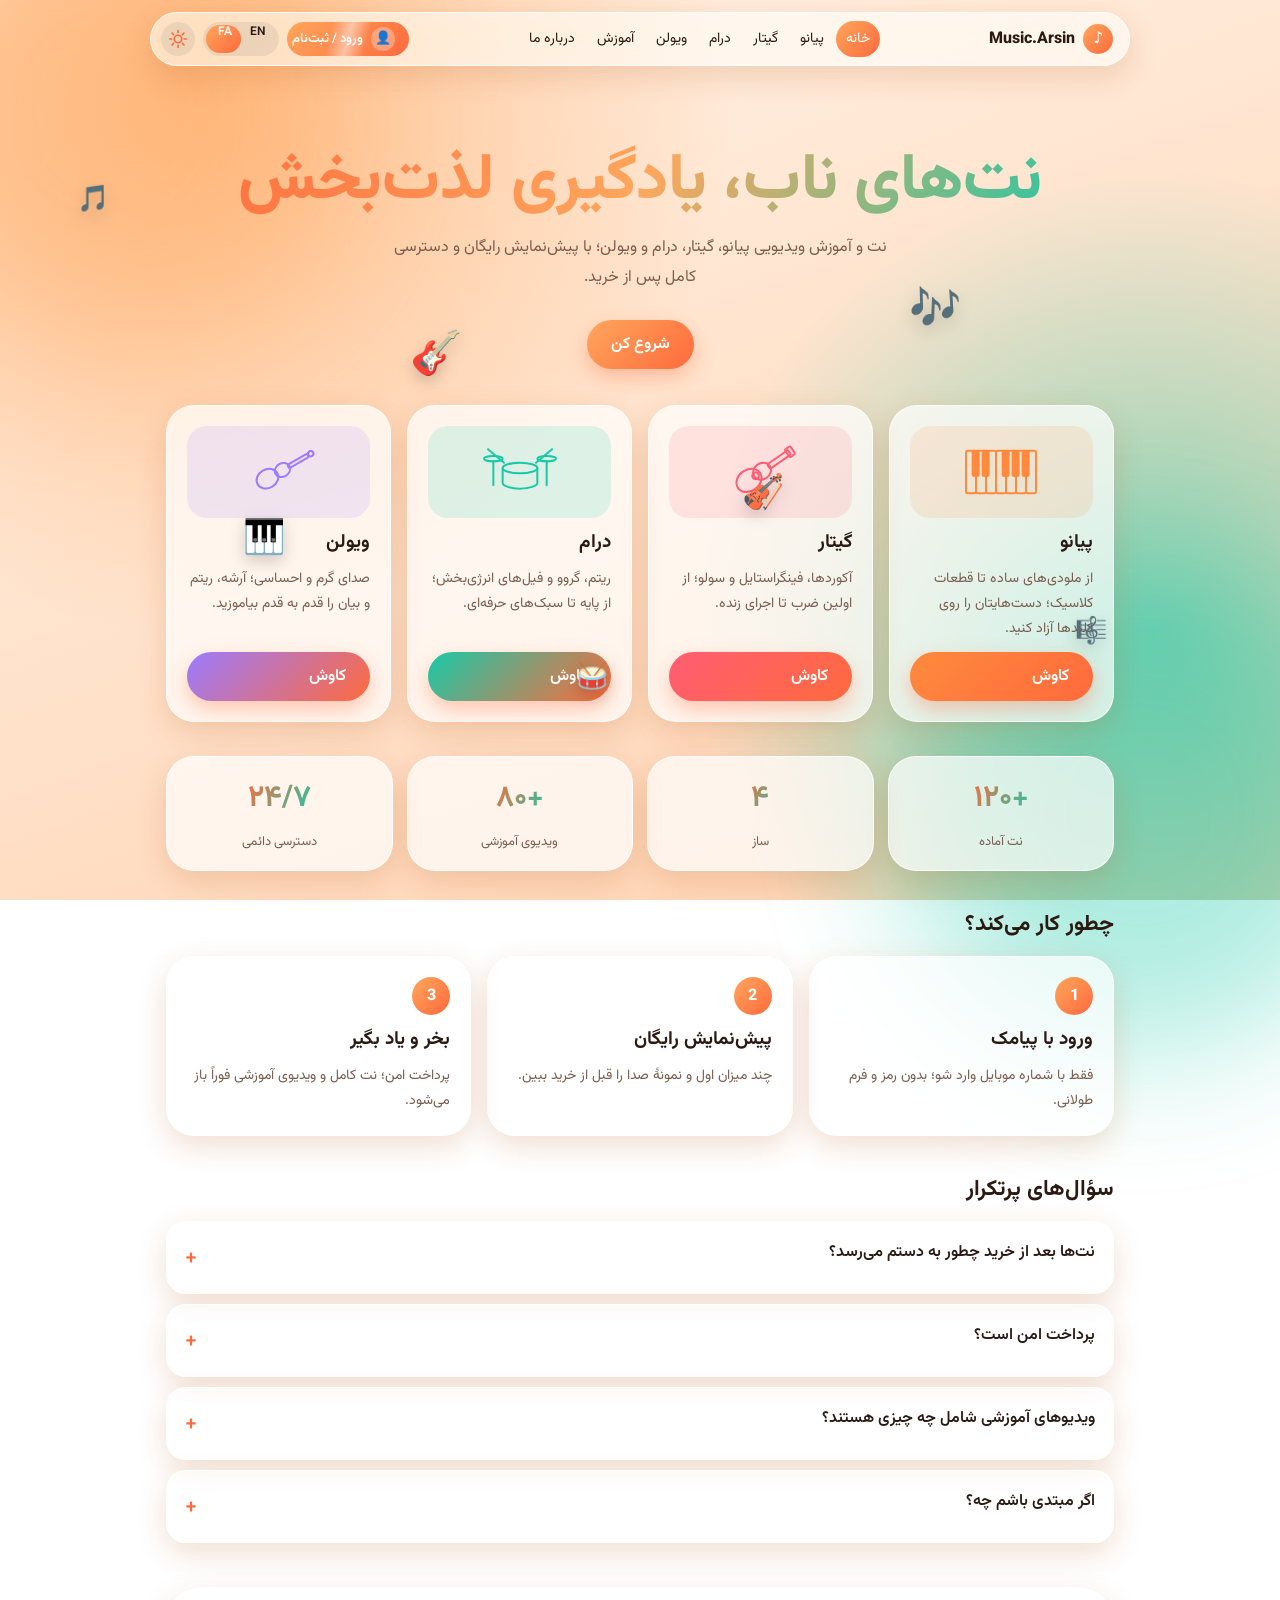
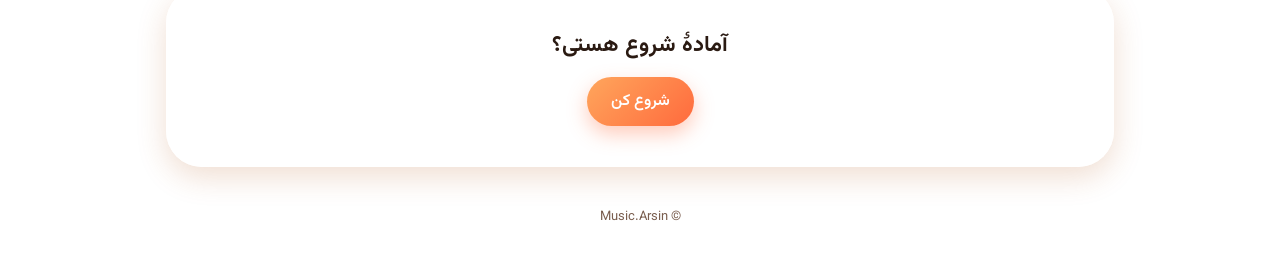
<file: index.html>
<!DOCTYPE html>
<html lang="fa" dir="rtl" data-theme="light">
<head>
<meta charset="utf-8">
<meta name="viewport" content="width=device-width, initial-scale=1, viewport-fit=cover">
<title>Music.Arsin</title>
<link href="https://fonts.googleapis.com/css2?family=Vazirmatn:wght@400;600;800&display=swap" rel="stylesheet">
<style>
:root{box-sizing:border-box;padding-top:env(safe-area-inset-top,0px);padding-bottom:env(safe-area-inset-bottom,0px);--bg1:#fff3e8;--bg2:#ffd2b0;--ink:#2a1a12;--mut:#7a5e4f;--glass:rgba(255,255,255,.58);--bd:rgba(255,255,255,.8);--sh:0 10px 30px rgba(180,90,30,.2);--or1:#ffa65c;--or2:#ff6a3d;--mint:#19c9a8;--card:rgba(255,255,255,.7)}
@media (prefers-color-scheme:dark){:root:not([data-theme="light"]){--bg1:#1a110d;--bg2:#2b1810;--ink:#fff1e6;--mut:#c9a995;--glass:rgba(60,38,28,.55);--bd:rgba(255,200,160,.18);--sh:0 10px 30px rgba(0,0,0,.45);--card:rgba(70,44,32,.6)}}
:root[data-theme="dark"]{--bg1:#1a110d;--bg2:#2b1810;--ink:#fff1e6;--mut:#c9a995;--glass:rgba(60,38,28,.55);--bd:rgba(255,200,160,.18);--sh:0 10px 30px rgba(0,0,0,.45);--card:rgba(70,44,32,.6)}
*,*::before,*::after{box-sizing:inherit}
html{scroll-padding-top:env(safe-area-inset-top,0px)}
body{margin:0;min-height:100vh;color:var(--ink);font-family:"Vazirmatn",system-ui,-apple-system,"Segoe UI",sans-serif;background:radial-gradient(circle at 15% 10%,var(--or1) -20%,transparent 40%),radial-gradient(circle at 90% 70%,var(--mint) -30%,transparent 35%),linear-gradient(160deg,var(--bg1),var(--bg2));background-attachment:fixed;transition:color .4s;overflow-x:hidden}
html[lang="en"] body{font-family:system-ui,-apple-system,"Segoe UI",Roboto,sans-serif}
a{color:inherit;text-decoration:none}
button{font:inherit;color:inherit;cursor:pointer;border:0;background:none}
.glass{background:var(--glass);border:1px solid var(--bd);box-shadow:var(--sh);backdrop-filter:blur(18px) saturate(1.4);-webkit-backdrop-filter:blur(18px) saturate(1.4)}
/* header */
#top{position:fixed;z-index:50;top:calc(env(safe-area-inset-top,0px) + 12px);inset-inline:12px;max-width:980px;margin-inline:auto;display:flex;align-items:center;gap:12px;padding:8px 10px 8px 16px;border-radius:999px;transform-origin:top right;transition:transform .55s cubic-bezier(.7,0,.2,1),opacity .4s}
html[dir="rtl"] #top{transform-origin:top left;padding:8px 16px 8px 10px}
#top.gone{transform:translateY(-10px) scale(.06);opacity:0;pointer-events:none}
.logo{font-weight:800;display:flex;align-items:center;gap:8px;white-space:nowrap}
.logo b{display:grid;place-items:center;width:30px;height:30px;border-radius:50%;background:linear-gradient(135deg,var(--or1),var(--or2));color:#fff;font-size:16px;animation:pulse 3s ease-in-out infinite}
@keyframes pulse{50%{box-shadow:0 0 0 7px rgba(255,106,61,.18)}}
nav{display:flex;gap:2px;margin-inline:auto}
nav a{padding:7px 10px;border-radius:999px;font-size:14px;position:relative;transition:background .25s,transform .25s}
nav a:hover{background:rgba(255,138,61,.16);transform:translateY(-1px)}
nav a.on{background:linear-gradient(135deg,var(--or1),var(--or2));color:#fff}
.ctl{display:flex;align-items:center;gap:8px}
.seg{position:relative;display:grid;grid-template-columns:1fr 1fr;direction:ltr;width:76px;height:34px;border-radius:999px;background:rgba(127,127,127,.15);overflow:hidden}
.seg i{position:relative;z-index:1;display:grid;place-items:center;font-style:normal;font-size:12px;font-weight:600;transition:color .35s}
.seg .th{position:absolute;inset:3px auto 3px 3px;width:calc(50% - 3px);border-radius:999px;background:linear-gradient(135deg,var(--or1),var(--or2));transition:transform .45s cubic-bezier(.5,1.6,.4,1)}
html[lang="en"] .seg .th{transform:translateX(100%)}
.seg i:first-of-type{color:#fff}html[lang="en"] .seg i:first-of-type{color:inherit}
html[lang="en"] .seg i:last-of-type{color:#fff}
.seg:active .th{width:calc(50% + 4px)}
.tg{position:relative;width:34px;height:34px;border-radius:50%;background:rgba(127,127,127,.15);overflow:hidden;transition:transform .3s}
.tg:hover{transform:rotate(18deg)}
.tg svg{position:absolute;inset:7px;width:20px;height:20px;transition:transform .6s cubic-bezier(.5,1.5,.4,1),opacity .35s}
.tg .moon{color:var(--mint);transform:rotate(-90deg) scale(0);opacity:0}
.tg .sun{color:var(--or2)}
:root[data-theme="dark"] .tg .sun{transform:rotate(90deg) scale(0);opacity:0}
:root[data-theme="dark"] .tg .moon{transform:none;opacity:1}
/* corner button */
#fab{position:fixed;z-index:60;top:calc(env(safe-area-inset-top,0px) + 12px);inset-inline-end:12px;transform:scale(0);transition:transform .5s cubic-bezier(.5,1.7,.4,1)}
#fab.show{transform:scale(1)}
#fabBtn{width:48px;height:48px;border-radius:50%;display:grid;place-items:center;font-size:20px;color:#fff;background:linear-gradient(135deg,var(--or1),var(--or2));box-shadow:var(--sh);transition:transform .4s}
#fab.open #fabBtn{transform:rotate(135deg)}
#pop{position:absolute;top:58px;inset-inline-end:0;width:min(260px,calc(100vw - 24px));padding:12px;border-radius:24px;display:flex;flex-direction:column;gap:10px;transform-origin:top right;transform:scale(.4);opacity:0;pointer-events:none;transition:transform .4s cubic-bezier(.5,1.5,.4,1),opacity .25s}
html[dir="rtl"] #pop{transform-origin:top left}
#fab.open #pop{transform:none;opacity:1;pointer-events:auto}
#pop nav{flex-direction:column;margin:0}
#pop nav a{padding:10px 14px}
#pop .ctl{justify-content:space-between;padding-top:8px;border-top:1px solid var(--bd)}
/* theme reveal */
::view-transition-old(root),::view-transition-new(root){animation:none;mix-blend-mode:normal}
::view-transition-new(root){animation:reveal .65s ease-out}
@keyframes reveal{from{clip-path:circle(0 at var(--x,50%) var(--y,0))}to{clip-path:circle(150% at var(--x,50%) var(--y,0))}}
/* language fade */
main{transition:opacity .18s,transform .18s,filter .18s}
body.sw main{opacity:0;transform:translateY(8px);filter:blur(4px)}
/* layout */
main{max-width:980px;margin:0 auto;padding:96px 16px 40px}
.view{display:none}.view.on{display:block;animation:enter .55s cubic-bezier(.2,.8,.2,1)}
@keyframes enter{from{opacity:0;transform:translateY(22px) scale(.985)}}
.hero{text-align:center;padding:48px 8px 36px}
.hero h1{font-size:clamp(34px,7vw,64px);font-weight:800;margin:0 0 12px;line-height:1.2;background:linear-gradient(120deg,var(--or2),var(--or1) 50%,var(--mint));-webkit-background-clip:text;background-clip:text;color:transparent}
.hero p{color:var(--mut);max-width:520px;margin:0 auto 26px;line-height:1.9}
.btn{display:inline-flex;align-items:center;gap:8px;padding:12px 24px;border-radius:999px;font-weight:600;color:#fff;background:linear-gradient(135deg,var(--ac,var(--or1)),var(--or2));box-shadow:0 8px 20px rgba(255,106,61,.35);position:relative;overflow:hidden;transition:transform .25s,box-shadow .25s}
.btn::after{content:"";position:absolute;inset:0;background:linear-gradient(105deg,transparent 35%,rgba(255,255,255,.55) 50%,transparent 65%);transform:translateX(-120%);transition:transform .7s}
.btn:hover{transform:translateY(-2px) scale(1.03)}.btn:hover::after{transform:translateX(120%)}
.btn:active{transform:scale(.96)}
.btn.ghost{background:var(--glass);color:var(--ink);box-shadow:var(--sh);border:1px solid var(--bd)}
.grid{display:grid;grid-template-columns:repeat(auto-fit,minmax(210px,1fr));gap:16px}
.card{border-radius:28px;padding:20px;background:var(--card);border:1px solid var(--bd);box-shadow:var(--sh);display:flex;flex-direction:column;gap:10px;transition:transform .35s,box-shadow .35s}
.card:hover{transform:translateY(-6px) rotate(-.5deg)}
.ico{height:92px;display:grid;place-items:center;border-radius:20px;color:var(--ac);background:color-mix(in srgb,var(--ac) 14%,transparent)}
.ico svg{width:80px;height:60px;transition:transform .5s cubic-bezier(.5,1.6,.4,1)}
.card:hover .ico svg{transform:scale(1.15) rotate(-6deg)}
.card h3{margin:0}.card p{margin:0;color:var(--mut);font-size:14px;line-height:1.8;flex:1}
.rv{opacity:0;transform:translateY(26px);transition:opacity .6s,transform .6s}.rv.in{opacity:1;transform:none}
h2{margin:36px 0 14px;font-size:22px}
.back{display:inline-flex;align-items:center;gap:6px;padding:8px 16px;border-radius:999px;margin-bottom:14px;font-size:14px}
html[dir="rtl"] .back i{display:inline-block;transform:scaleX(-1)}
.ph{border-radius:36px;padding:32px 20px;display:flex;align-items:center;gap:24px;flex-wrap:wrap;background:linear-gradient(135deg,color-mix(in srgb,var(--ac) 30%,transparent),var(--card));border:1px solid var(--bd);box-shadow:var(--sh);color:var(--ac)}
.ph svg{width:150px;height:100px;flex:none;animation:float 4s ease-in-out infinite}
@keyframes float{50%{transform:translateY(-8px) rotate(-3deg)}}
.ph div{flex:1;min-width:200px;color:var(--ink)}
.ph h1{margin:0 0 8px;font-size:clamp(28px,5vw,44px)}.ph p{margin:0;color:var(--mut);line-height:1.9}
.chip{display:inline-block;padding:3px 12px;border-radius:999px;font-size:12px;background:color-mix(in srgb,var(--ac) 18%,transparent);color:var(--ac);font-weight:600}
.row{display:flex;justify-content:space-between;align-items:center;gap:8px}
.price{font-weight:800}
.note{margin-top:18px;padding:14px 18px;border-radius:20px;color:var(--mut);font-size:14px}
footer{text-align:center;color:var(--mut);font-size:13px;padding:30px 0 10px}
.view{min-height:90vh}
body::before,body::after{content:"";position:fixed;z-index:-1;width:38vmax;height:38vmax;border-radius:50%;filter:blur(70px);opacity:.35;animation:blob 18s ease-in-out infinite alternate}
body::before{background:var(--or1);top:-10vmax;left:-10vmax}body::after{background:var(--mint);bottom:-12vmax;right:-8vmax;animation-delay:-9s}
@keyframes blob{to{transform:translate(8vmax,6vmax) scale(1.2)}}
#fl{position:fixed;inset:0;z-index:40;pointer-events:none}
#fl span{position:absolute;pointer-events:auto;cursor:grab;user-select:none;-webkit-user-select:none;touch-action:none;filter:drop-shadow(0 6px 8px rgba(0,0,0,.18));animation:bob 5s ease-in-out infinite}
#fl span.drag{cursor:grabbing;animation:none;transform:scale(1.25)}
@keyframes bob{50%{transform:translateY(-14px) rotate(8deg)}}
#fl span.wig{animation:wig .7s}
@keyframes wig{20%{transform:rotate(-25deg) scale(1.3)}40%{transform:rotate(22deg) scale(1.3)}60%{transform:rotate(-14deg)}80%{transform:rotate(8deg)}}
.stats{display:grid;grid-template-columns:repeat(auto-fit,minmax(150px,1fr));gap:14px;margin-top:34px}.stats .card{align-items:center;text-align:center;padding:18px}.stats b{font-size:30px;background:linear-gradient(120deg,var(--or2),var(--mint));-webkit-background-clip:text;background-clip:text;color:transparent}.stats span{color:var(--mut);font-size:13px}
.steps,.road{display:grid;grid-template-columns:repeat(auto-fit,minmax(230px,1fr));gap:16px}
.num{width:38px;height:38px;border-radius:50%;display:grid;place-items:center;color:#fff;font-weight:800;background:linear-gradient(135deg,var(--ac,var(--or1)),var(--or2))}
.faq{display:flex;flex-direction:column;gap:10px}
details{border-radius:20px;background:var(--card);border:1px solid var(--bd);box-shadow:var(--sh);padding:4px 18px}
summary{cursor:pointer;padding:14px 0;font-weight:600;list-style:none;display:flex;justify-content:space-between;gap:10px}
summary::-webkit-details-marker{display:none}
summary::after{content:"+";font-size:22px;color:var(--or2);transition:transform .35s}
details[open] summary::after{transform:rotate(135deg)}
details p{margin:0 0 14px;color:var(--mut);line-height:1.9;animation:enter .4s}
.pager{display:flex;justify-content:center;gap:8px;margin-top:20px}
.pgb{width:40px;height:40px;border-radius:50%;background:var(--glass);border:1px solid var(--bd);font-weight:600;transition:transform .3s}.pgb:hover{transform:scale(1.12)}.pgb.on{color:#fff;background:linear-gradient(135deg,var(--ac,var(--or1)),var(--or2))}
.hid{display:none}.pg:not(.hid){animation:enter .5s}
.vid{margin-top:34px;display:flex;align-items:center;gap:18px;padding:22px;border-radius:28px;background:var(--card);border:1px solid var(--bd);box-shadow:var(--sh)}.vid h3,.vid p{margin:0}.vid p{color:var(--mut);font-size:14px;margin-top:4px}
.play{width:64px;height:64px;border-radius:50%;display:grid;place-items:center;color:#fff;font-size:22px;flex:none;background:linear-gradient(135deg,var(--ac,var(--or1)),var(--or2));animation:pulse 2.5s infinite}
.cta{margin:44px 0 10px;padding:40px 20px;text-align:center;border-radius:36px}.cta h2{margin-top:0}
.big{font-size:34px}
.auth{position:relative;overflow:hidden;display:flex;align-items:center;gap:8px;height:34px;padding:0 14px 0 5px;border-radius:999px;font-weight:600;font-size:13px;color:#fff;white-space:nowrap;background:linear-gradient(135deg,var(--or1),var(--or2));animation:glow 3s ease-in-out infinite;transition:transform .3s}
.auth:hover{transform:translateY(-2px) scale(1.04)}.auth:active{transform:scale(.95)}
.auth::after{content:"";position:absolute;inset:0;background:linear-gradient(105deg,transparent 35%,rgba(255,255,255,.5) 50%,transparent 65%);animation:sweep 3.2s infinite}
@keyframes glow{50%{box-shadow:0 0 0 6px rgba(255,106,61,.22)}}
@keyframes sweep{0%,55%{transform:translateX(-130%)}100%{transform:translateX(130%)}}
.auth .av{width:24px;height:24px;border-radius:50%;display:grid;place-items:center;background:rgba(255,255,255,.3);font-size:13px}
.auth.me{background:linear-gradient(135deg,var(--mint),#10a98c);animation:none}.auth.me::after{display:none}
#pop .ctl{flex-wrap:wrap}#pop .auth{flex:1 0 100%;justify-content:center;height:42px}
@media (max-width:480px){#top .auth .at{display:none}#top .auth{padding:0 5px}}
#am{position:fixed;inset:0;z-index:80;display:grid;place-items:center;padding:16px;background:rgba(20,10,5,.42);backdrop-filter:blur(8px);-webkit-backdrop-filter:blur(8px);opacity:0;pointer-events:none;transition:opacity .3s}
#am.open{opacity:1;pointer-events:auto}
#ab{position:relative;width:min(400px,100%);padding:30px 22px 22px;border-radius:32px;background:var(--bg1);border:1px solid var(--bd);box-shadow:0 30px 80px rgba(0,0,0,.4);text-align:center;overflow:hidden;transform:translateY(30px) scale(.9);transition:transform .5s cubic-bezier(.5,1.5,.4,1)}
#ab::before{content:"";position:absolute;inset:0 0 auto;height:5px;background:linear-gradient(90deg,var(--or1),var(--or2),var(--mint))}
#am.open #ab{transform:none}
#ab.shake{animation:shake .45s}
@keyframes shake{20%,60%{transform:translateX(-9px)}40%,80%{transform:translateX(9px)}}
#ab h3{margin:6px 0 4px;font-size:21px}#ab p{margin:0 0 16px;color:var(--mut);font-size:14px;line-height:1.8}
#ab .x{position:absolute;top:14px;inset-inline-end:14px;width:32px;height:32px;border-radius:50%;background:rgba(127,127,127,.15);font-size:20px;line-height:1;transition:transform .3s}#ab .x:hover{transform:rotate(90deg)}
.step{animation:enter .45s}
.tabs{position:relative;display:grid;grid-template-columns:1fr 1fr;direction:ltr;border-radius:999px;background:rgba(127,127,127,.15);margin:8px 0 16px;overflow:hidden}
.tabs button{position:relative;z-index:1;padding:9px;font-weight:600;font-size:14px;transition:color .3s}.tabs button.on{color:#fff}
.tabs i{position:absolute;inset:3px auto 3px 3px;width:calc(50% - 3px);border-radius:999px;background:linear-gradient(135deg,var(--or1),var(--or2));transition:transform .45s cubic-bezier(.5,1.5,.4,1)}.tabs.lg i{transform:translateX(100%)}
.fld{width:100%;padding:13px 16px;margin-bottom:10px;border-radius:16px;border:1.5px solid var(--bd);background:var(--card);color:var(--ink);font:inherit;text-align:center;outline:0;transition:border-color .3s,box-shadow .3s;animation:enter .35s}
.fld:focus{border-color:var(--or2);box-shadow:0 0 0 4px rgba(255,106,61,.18)}
.er{min-height:22px;color:#e5484d;font-size:13px;margin-bottom:6px}
.otp{display:flex;justify-content:center;gap:9px;margin:12px 0 4px}
.otp input{width:48px;height:58px;border-radius:16px;border:1.5px solid var(--bd);background:var(--card);color:var(--ink);font-size:24px;font-weight:800;font-family:inherit;text-align:center;outline:0;padding:0;animation:pop .45s backwards;transition:border-color .3s,box-shadow .3s,transform .3s}
.otp input:focus{border-color:var(--or2);box-shadow:0 0 0 4px rgba(255,106,61,.18);transform:translateY(-3px)}.otp input.f{border-color:var(--mint)}
@keyframes pop{from{opacity:0;transform:scale(.4) translateY(14px)}}
.demo{display:inline-flex;gap:8px;align-items:center;justify-content:center;flex-wrap:wrap;padding:8px 14px;border-radius:18px;font-size:12px;background:rgba(25,201,168,.15);color:var(--mint)}.demo b{font-size:19px;letter-spacing:4px;color:var(--ink)}
.btn.w{width:100%;justify-content:center;font-size:15px;font-family:inherit}
.sub{display:flex;justify-content:space-between;margin-top:14px;font-size:13px;color:var(--mut)}.sub button{color:var(--or2);font-weight:600}.sub button:disabled{color:var(--mut);opacity:.7;cursor:default}
.ok{display:block;width:84px;height:84px;margin:8px auto 14px}.ok circle{fill:none;stroke:var(--mint);stroke-width:4;stroke-dasharray:240;stroke-dashoffset:240;animation:dr .7s forwards}.ok path{fill:none;stroke:var(--mint);stroke-width:5;stroke-linecap:round;stroke-linejoin:round;stroke-dasharray:50;stroke-dashoffset:50;animation:dr .5s .55s forwards}@keyframes dr{to{stroke-dashoffset:0}}
.num.big2{width:72px;height:72px;font-size:30px;margin:6px auto 10px}
@media (max-width:760px){#top nav{display:none}#top{justify-content:space-between}.ctl{margin-inline-start:auto}}
@media (prefers-reduced-motion:reduce){*,*::before,*::after{animation:none!important;transition-duration:.01ms!important}}
</style>
</head>
<body>
<header id="top" class="glass">
  <a class="logo" href="#"><b>♪</b>Music.Arsin</a>
  <nav>
    <a href="#" data-r="" data-i="home"></a><a href="#piano" data-r="piano" data-i="piano"></a><a href="#guitar" data-r="guitar" data-i="guitar"></a><a href="#drums" data-r="drums" data-i="drums"></a><a href="#violin" data-r="violin" data-i="violin"></a><a href="#lessons" data-r="lessons" data-i="lessons"></a><a href="#about" data-r="about" data-i="about"></a>
  </nav>
  <div class="ctl">
    <button class="auth js-auth" aria-label="Account"><span class="av">👤</span><span class="at"></span></button>
    <button class="seg js-lang" aria-label="Language / زبان"><span class="th"></span><i>FA</i><i>EN</i></button>
    <button class="tg js-theme" aria-label="Theme">
      <svg class="sun" viewBox="0 0 24 24" fill="none" stroke="currentColor" stroke-width="2" stroke-linecap="round"><circle cx="12" cy="12" r="4.5"/><path d="M12 2v2.5M12 19.5V22M2 12h2.5M19.5 12H22M4.9 4.9l1.8 1.8M17.3 17.3l1.8 1.8M4.9 19.1l1.8-1.8M17.3 6.7l1.8-1.8"/></svg>
      <svg class="moon" viewBox="0 0 24 24" fill="currentColor"><path d="M20 14.5A8.5 8.5 0 0 1 9.5 4a8.5 8.5 0 1 0 10.5 10.5z"/></svg>
    </button>
  </div>
</header>
<div id="fab"><button id="fabBtn" aria-label="Menu">♪</button><div id="pop" class="glass"></div></div>
<div id="am" role="dialog" aria-modal="true"><div id="ab"></div></div>
<main>
  <section class="view" id="v-home">
    <div class="hero"><h1 data-i="h1"></h1><p data-i="h2"></p><a class="btn" href="#piano" data-i="cta"></a></div>
    <div class="grid" id="grid"></div>
  </section>
  <div id="pages"></div>
  <footer data-i="foot"></footer>
</main>
<script>
var T={fa:{home:"خانه",piano:"پیانو",guitar:"گیتار",drums:"درام",violin:"ویولن",h1:"نت‌های ناب، یادگیری لذت‌بخش",h2:"نت و آموزش ویدیویی پیانو، گیتار، درام و ویولن؛ با پیش‌نمایش رایگان و دسترسی کامل پس از خرید.",cta:"شروع کن",ex:"کاوش",back:"بازگشت",sc:"نت‌های نمونه",pv:"پیش‌نمایش",lock:"نت کامل و ویدیوی آموزشی پس از خرید باز می‌شود.",toman:"تومان",foot:"© Music.Arsin"},
en:{home:"Home",piano:"Piano",guitar:"Guitar",drums:"Drums",violin:"Violin",h1:"Beautiful scores, joyful learning",h2:"Sheet music and video lessons for piano, guitar, drums and violin. Free preview, full access after purchase.",cta:"Get started",ex:"Explore",back:"Back",sc:"Sample scores",pv:"Preview",lock:"The full score and tutorial video unlock after purchase.",toman:"Toman",foot:"© Music.Arsin"}};
var LV={fa:["مبتدی","متوسط","پیشرفته"],en:["Beginner","Intermediate","Advanced"]};
var S=function(a){return '<svg viewBox="0 0 120 80" fill="none" stroke="currentColor" stroke-width="3" stroke-linecap="round">'+a+'</svg>'};
var D={
piano:{c:"#ff8a3d",n:["پیانو","Piano"],t:["از ملودی‌های ساده تا قطعات کلاسیک؛ دست‌هایتان را روی کلیدها آزاد کنید.","From simple melodies to classical pieces. Let your hands roam the keys."],
 i:S([0,1,2,3,4,5,6].map(function(i){return '<rect x="'+(6+i*15)+'" y="8" width="15" height="64" rx="3"/>'}).join('')+[0,1,3,4,5].map(function(i){return '<rect x="'+(16+i*15)+'" y="8" width="9" height="38" rx="2" fill="currentColor"/>'}).join('')),
 s:[["اتود مهتاب","Moonlit Etude",0,149000],["والس بارانی","Rainy Waltz",1,199000],["سوناتای طلایی","Golden Sonata",2,299000]]},
guitar:{c:"#ff5d73",n:["گیتار","Guitar"],t:["آکوردها، فینگراستایل و سولو؛ از اولین ضرب تا اجرای زنده.","Chords, fingerstyle and solos, from your first strum to the stage."],
 i:S('<g transform="rotate(-35 60 40)"><ellipse cx="38" cy="40" rx="20" ry="16"/><ellipse cx="62" cy="40" rx="14" ry="12"/><circle cx="50" cy="40" r="5"/><rect x="74" y="36" width="38" height="8" rx="2"/><rect x="108" y="33" width="10" height="14" rx="2"/></g>'),
 s:[["غروب ساحل","Beach Sunset",0,129000],["جاده شمال","Northern Road",1,179000],["شب فلامنکو","Flamenco Night",2,249000]]},
drums:{c:"#19c9a8",n:["درام","Drums"],t:["ریتم، گروو و فیل‌های انرژی‌بخش؛ از پایه تا سبک‌های حرفه‌ای.","Rhythm, groove and energetic fills, from the basics to pro styles."],
 i:S('<ellipse cx="60" cy="34" rx="26" ry="8"/><path d="M34 34v22c0 5 12 9 26 9s26-4 26-9V34"/><ellipse cx="20" cy="20" rx="14" ry="4"/><ellipse cx="100" cy="20" rx="14" ry="4"/><path d="M20 24v36M100 24v36M12 6l24 20M108 6L84 26"/>'),
 s:[["ضرب اول","First Beat",0,99000],["گرووی خیابانی","Street Groove",1,149000],["رعد و برق","Thunder Fill",2,219000]]},
violin:{c:"#9b7bff",n:["ویولن","Violin"],t:["صدای گرم و احساسی؛ آرشه، ریتم و بیان را قدم به قدم بیاموزید.","A warm, expressive voice. Learn bow, rhythm and feeling step by step."],
 i:S('<g transform="rotate(-30 60 40)"><ellipse cx="40" cy="40" rx="17" ry="14"/><ellipse cx="66" cy="40" rx="12" ry="10"/><rect x="76" y="37" width="34" height="6" rx="2"/><circle cx="115" cy="40" r="4"/></g>'),
 s:[["لالایی شبانه","Night Lullaby",0,139000],["رقص پاییزی","Autumn Dance",1,189000],["کاپریس نقره‌ای","Silver Caprice",2,279000]]}};
var K=Object.keys(D),H=document.documentElement,L="fa";
function esc(s){return s}
function render(){
  var i=L=="fa"?0:1,nf=new Intl.NumberFormat(L=="fa"?"fa-IR":"en-US"),t=T[L];
  document.getElementById("grid").innerHTML=K.map(function(k){var d=D[k];return '<article class="card rv" style="--ac:'+d.c+'"><div class="ico">'+d.i+'</div><h3>'+d.n[i]+'</h3><p>'+d.t[i]+'</p><a class="btn" href="#'+k+'">'+t.ex+'</a></article>'}).join('');
  document.getElementById("pages").innerHTML=K.map(function(k){var d=D[k];
    return '<section class="view" id="v-'+k+'" style="--ac:'+d.c+'"><a class="back glass" href="#"><i>←</i>'+t.back+'</a><div class="ph">'+d.i+'<div><h1>'+d.n[i]+'</h1><p>'+d.t[i]+'</p></div></div><h2>'+t.sc+'</h2><div class="grid">'+
    d.s.map(function(s){return '<article class="card rv"><span class="chip">'+LV[L][s[2]]+'</span><h3>'+s[i]+'</h3><div class="row"><span class="price">'+nf.format(s[3])+' '+t.toman+'</span><button class="btn ghost">'+t.pv+'</button></div></article>'}).join('')+
    '</div><div class="note glass">🔒 '+t.lock+'</div></section>'}).join('');
  document.querySelectorAll("[data-i]").forEach(function(e){e.textContent=t[e.dataset.i]});
  extra();route();observe();
}
var io=new IntersectionObserver(function(es){es.forEach(function(e){if(e.isIntersecting){e.target.classList.add("in");io.unobserve(e.target)}})},{threshold:.12});
function observe(){document.querySelectorAll(".rv:not(.in)").forEach(function(e,n){e.style.transitionDelay=(n%4)*80+"ms";io.observe(e)})}
function route(){
  var h=location.hash.slice(1);if(K.indexOf(h)<0&&P.indexOf(h)<0)h="";
  document.querySelectorAll(".view").forEach(function(v){v.classList.toggle("on",v.id=="v-"+(h||"home"))});
  document.querySelectorAll("nav a").forEach(function(a){a.classList.toggle("on",a.dataset.r===h)});
  closePop();observe();
}
addEventListener("hashchange",function(){route();scrollTo({top:0,behavior:"smooth"})});
function setLang(l){
  document.body.classList.add("sw");
  setTimeout(function(){L=l;H.lang=l;H.dir=l=="fa"?"rtl":"ltr";render();try{localStorage.setItem("lang",l)}catch(e){}document.body.classList.remove("sw")},190);
}
function setTheme(t,x,y){
  var go=function(){H.dataset.theme=t;try{localStorage.setItem("theme",t)}catch(e){}};
  if(!document.startViewTransition||matchMedia("(prefers-reduced-motion:reduce)").matches)return go();
  H.style.setProperty("--x",x+"px");H.style.setProperty("--y",y+"px");document.startViewTransition(go);
}
var P=["lessons","about"];
T.fa.lessons="آموزش";T.fa.about="درباره ما";T.en.lessons="Lessons";T.en.about="About";
var U={fa:{st:[["+۱۲۰","نت آماده"],["۴","ساز"],["+۸۰","ویدیوی آموزشی"],["۲۴/۷","دسترسی دائمی"]],how:"چطور کار می‌کند؟",steps:[["ورود با پیامک","فقط با شماره موبایل وارد شو؛ بدون رمز و فرم طولانی."],["پیش‌نمایش رایگان","چند میزان اول و نمونهٔ صدا را قبل از خرید ببین."],["بخر و یاد بگیر","پرداخت امن؛ نت کامل و ویدیوی آموزشی فوراً باز می‌شود."]],faq:"سؤال‌های پرتکرار",q:[["نت‌ها بعد از خرید چطور به دستم می‌رسد؟","بلافاصله بعد از پرداخت در حساب کاربری‌ات باز می‌شود و همیشه در دسترس است."],["پرداخت امن است؟","پرداخت از طریق درگاه رسمی انجام می‌شود و اطلاعات کارتت دست ما نمی‌رسد."],["ویدیوهای آموزشی شامل چه چیزی هستند؟","هر نت یک ویدیوی قدم‌به‌قدم دارد که فقط خریداران آن را می‌بینند."],["اگر مبتدی باشم چه؟","هر نت برچسب سطح دارد؛ از «مبتدی» شروع کن و کم‌کم جلو برو."]],vid:"ویدیوی آموزشی",vidt:"با خرید هر نت، ویدیوی قدم‌به‌قدمش هم باز می‌شود.",cta:"آمادهٔ شروع هستی؟",lt:"مسیر یادگیری",ls:"از اولین نت تا اجرای کامل، در سه مرحله.",ld:["آشنایی با نت‌ها، ریتم و آهنگ‌های ساده.","تکنیک‌های دست، قطعات کوتاه و اجرای روان.","قطعات کامل، بیان احساس و اجرای حرفه‌ای."],pick:"ساز خودت را انتخاب کن",at:"دربارهٔ Music.Arsin",ap:"Music.Arsin با یک ایده شروع شد: یادگیری موسیقی باید ساده، زیبا و در دسترس باشد. نت‌ها و ویدیوها را با دقت انتخاب می‌کنیم تا از اولین ضرب تا اجرای کامل کنار تو باشند.",val:[["🎯","ساده","بدون پیچیدگی؛ مسیر یادگیری روشن."],["💎","باکیفیت","نت‌های دقیق و ویدیوهای واضح."],["🤝","همراه","مسیر پیشنهادی برای هر سطح."]]},
en:{st:[["120+","Ready scores"],["4","Instruments"],["80+","Video lessons"],["24/7","Lifetime access"]],how:"How it works",steps:[["Sign in by SMS","Just your mobile number. No password, no long forms."],["Free preview","See the first bars and hear a sample before buying."],["Buy and learn","Secure payment; the full score and video unlock instantly."]],faq:"Frequently asked questions",q:[["How do I get the scores after buying?","They unlock in your account right after payment and stay there for good."],["Is payment secure?","Payment goes through the official gateway; we never see your card details."],["What do the video lessons include?","Every score has a step-by-step video that only buyers can watch."],["What if I am a beginner?","Each score has a level label. Start with Beginner and move up."]],vid:"Video lesson",vidt:"Buying a score also unlocks its step-by-step video.",cta:"Ready to start?",lt:"Learning path",ls:"From your first note to a full performance, in three stages.",ld:["Getting to know notes, rhythm and simple tunes.","Hand technique, short pieces and fluent playing.","Complete pieces, expression and pro-level performance."],pick:"Choose your instrument",at:"About Music.Arsin",ap:"Music.Arsin started with one idea: learning music should be simple, beautiful and accessible. We pick scores and videos with care so they stay with you from the first beat to the full performance.",val:[["🎯","Simple","No clutter, a clear path to learn."],["💎","High quality","Accurate scores and clear videos."],["🤝","Supportive","A suggested route for every level."]]}};
var X={piano:[["رؤیای بهاری","Spring Dream",0,119000],["نوکتورن آبی","Blue Nocturne",1,229000],["فانتزی شب روشن","Bright Night Fantasy",2,319000]],guitar:[["نسیم صبحگاهی","Morning Breeze",0,109000],["بلوز کویر","Desert Blues",1,199000],["سولوی آتشین","Fiery Solo",2,269000]],drums:[["ضرب‌های ساده","Simple Pulse",0,89000],["راک شبانه","Night Rock",1,169000],["طوفان پایه","Kick Storm",2,239000]],violin:[["آواز پرنده","Bird Song",0,129000],["ملودی غروب","Dusk Melody",1,199000],["رقص شعله","Flame Dance",2,289000]]};
function steps(u){return '<div class="steps">'+u.steps.map(function(s,n){return '<div class="card rv"><span class="num">'+(n+1)+'</span><h3>'+s[0]+'</h3><p>'+s[1]+'</p></div>'}).join('')+'</div>'}
function faq(u){return '<h2>'+u.faq+'</h2><div class="faq">'+u.q.map(function(q){return '<details class="rv"><summary>'+q[0]+'</summary><p>'+q[1]+'</p></details>'}).join('')+'</div>'}
function wig(s){s.classList.remove("wig");void s.offsetWidth;s.classList.add("wig");setTimeout(function(){s.classList.remove("wig")},700)}
function floaters(){if(document.getElementById("fl"))return;var f=document.createElement("div");f.id="fl";
["🎵","🎹","🎸","🥁","🎻","🎶","🎼"].forEach(function(e,n){var s=document.createElement("span");s.textContent=e;s.style.cssText="left:"+(6+n*13)+"%;top:"+(20+(n*37)%58)+"%;font-size:"+(26+n%3*8)+"px;animation-delay:-"+n*.9+"s";f.appendChild(s)});
document.body.appendChild(f);
var cur,ox,oy,vx=0,vy=0,lx,ly,mv=0;
f.addEventListener("pointerdown",function(e){var s=e.target.closest("span");if(!s)return;cur=s;mv=0;var r=s.getBoundingClientRect();ox=e.clientX-r.left;oy=e.clientY-r.top;lx=e.clientX;ly=e.clientY;vx=vy=0;s.setPointerCapture(e.pointerId);s.style.left=r.left+"px";s.style.top=r.top+"px";s.classList.add("drag")});
f.addEventListener("pointermove",function(e){if(!cur)return;cur.style.left=(e.clientX-ox)+"px";cur.style.top=(e.clientY-oy)+"px";vx=e.clientX-lx;vy=e.clientY-ly;mv+=Math.abs(vx)+Math.abs(vy);lx=e.clientX;ly=e.clientY});
f.addEventListener("pointerup",function(){var s=cur;if(!s)return;cur=null;s.classList.remove("drag");if(mv<6)return wig(s);
var x=parseFloat(s.style.left),y=parseFloat(s.style.top);(function step(){vx*=.93;vy*=.93;x+=vx;y+=vy;var mx=innerWidth-44,my=innerHeight-44;if(x<0||x>mx){vx=-vx;x=Math.max(0,Math.min(mx,x))}if(y<0||y>my){vy=-vy;y=Math.max(0,Math.min(my,y))}s.style.left=x+"px";s.style.top=y+"px";if(Math.abs(vx)+Math.abs(vy)>.4)requestAnimationFrame(step);else wig(s)})()});
addEventListener("devicemotion",function(e){var a=e.accelerationIncludingGravity;if(a&&Math.abs(a.x||0)+Math.abs(a.y||0)>32)f.querySelectorAll("span").forEach(wig)});
}
document.addEventListener("click",function(e){var b=e.target.closest(".pgb");if(!b)return;var s=b.closest(".view");s.querySelectorAll(".pg").forEach(function(g){g.classList.toggle("hid",g.dataset.p!=b.dataset.n)});s.querySelectorAll(".pgb").forEach(function(x){x.classList.toggle("on",x===b)});observe()});
function extra(){
var i=L=="fa"?0:1,u=U[L],t=T[L],nf=new Intl.NumberFormat(L=="fa"?"fa-IR":"en-US");
function card(s){return '<article class="card rv"><span class="chip">'+LV[L][s[2]]+'</span><h3>'+s[i]+'</h3><div class="row"><span class="price">'+nf.format(s[3])+' '+t.toman+'</span><button class="btn ghost">'+t.pv+'</button></div></article>'}
K.forEach(function(k){var s=document.getElementById("v-"+k),g=s.querySelector(".grid");g.classList.add("pg");g.dataset.p=1;
g.insertAdjacentHTML("afterend",'<div class="grid pg hid" data-p="2">'+X[k].map(card).join('')+'</div><div class="pager"><button class="pgb on" data-n="1">'+nf.format(1)+'</button><button class="pgb" data-n="2">'+nf.format(2)+'</button></div>');
s.insertAdjacentHTML("beforeend",'<div class="vid rv"><div class="play">▶</div><div><h3>'+u.vid+'</h3><p>'+u.vidt+'</p></div></div><h2>'+u.how+'</h2>'+steps(u)+faq(u))});
var old=document.getElementById("hx");if(old)old.remove();
document.getElementById("v-home").insertAdjacentHTML("beforeend",'<div id="hx"><div class="stats">'+u.st.map(function(s){return '<div class="card rv"><b>'+s[0]+'</b><span>'+s[1]+'</span></div>'}).join('')+'</div><h2>'+u.how+'</h2>'+steps(u)+faq(u)+'<div class="cta glass rv"><h2>'+u.cta+'</h2><a class="btn" href="#piano">'+t.cta+'</a></div></div>');
document.getElementById("pages").insertAdjacentHTML("beforeend",
'<section class="view" id="v-lessons"><div class="ph" style="--ac:#19c9a8"><div><h1>'+u.lt+'</h1><p>'+u.ls+'</p></div></div><h2>'+LV[L][0]+' › '+LV[L][2]+'</h2><div class="road">'+LV[L].map(function(l,n){return '<div class="card rv"><span class="chip">'+nf.format(n+1)+'</span><h3>'+l+'</h3><p>'+u.ld[n]+'</p></div>'}).join('')+'</div><h2>'+u.pick+'</h2><div class="grid">'+K.map(function(k){return '<a class="card rv" style="--ac:'+D[k].c+'" href="#'+k+'"><div class="ico">'+D[k].i+'</div><h3>'+D[k].n[i]+'</h3></a>'}).join('')+'</div>'+steps(u)+faq(u)+'</section>'+
'<section class="view" id="v-about"><div class="ph" style="--ac:#ff8a3d"><div><h1>'+u.at+'</h1><p>'+u.ap+'</p></div></div><div class="stats">'+u.st.map(function(s){return '<div class="card rv"><b>'+s[0]+'</b><span>'+s[1]+'</span></div>'}).join('')+'</div><div class="steps" style="margin-top:24px">'+u.val.map(function(v){return '<div class="card rv"><span class="big">'+v[0]+'</span><h3>'+v[1]+'</h3><p>'+v[2]+'</p></div>'}).join('')+'</div>'+faq(u)+'</section>');
floaters();updateAuth();if(document.getElementById("am").classList.contains("open"))authRender()}
var AU={step:1,tab:"up",phone:"",name:"",code:"",t:0,tm:0,busy:0},MEM={},ME=null;
var W={fa:{sign:"ورود / ثبت‌نام",up:"ثبت‌نام",lg:"ورود",nm:"نام شما",pl:"شمارهٔ موبایل (مثلاً ۰۹۱۲۳۴۵۶۷۸۹)",go:"دریافت کد",t1:"به Music.Arsin خوش آمدی",s1:"فقط با شمارهٔ موبایل؛ بدون رمز عبور.",t2:"کد ۵ رقمی را وارد کن",s2:"کد برای شمارهٔ {p} ارسال شد.",demo:"کد آزمایشی (در نسخهٔ واقعی با پیامک می‌آید)",ok:"تأیید و ورود",edit:"تغییر شماره",resend:"ارسال دوباره",wait:"ارسال دوباره تا {s} ثانیه",bad:"شمارهٔ موبایل معتبر نیست.",nn:"لطفاً نامت را وارد کن.",nf:"این شماره هنوز ثبت‌نام نکرده؛ اول ثبت‌نام کن.",dup:"این شماره قبلاً ثبت‌نام کرده؛ وارد شو.",short:"هر ۵ رقم را وارد کن.",wr:"کد اشتباه است؛ دوباره تلاش کن.",done:"خوش آمدی",out:"خروج از حساب"},en:{sign:"Sign in / Sign up",up:"Sign up",lg:"Sign in",nm:"Your name",pl:"Mobile number (e.g. 09123456789)",go:"Get code",t1:"Welcome to Music.Arsin",s1:"Just your mobile number. No password.",t2:"Enter the 5-digit code",s2:"A code was sent to {p}.",demo:"Demo code (the real site sends it by SMS)",ok:"Verify and sign in",edit:"Change number",resend:"Send again",wait:"Send again in {s}s",bad:"That mobile number is not valid.",nn:"Please enter your name.",nf:"This number is not registered yet. Sign up first.",dup:"This number is already registered. Sign in instead.",short:"Enter all 5 digits.",wr:"Wrong code. Try again.",done:"Welcome",out:"Sign out"}};
function sget(k){try{var v=localStorage.getItem(k);if(v!==null)return v}catch(e){}return MEM[k]||null}
function sset(k,v){MEM[k]=v;try{localStorage.setItem(k,v)}catch(e){}}
function reg(){try{return JSON.parse(sget("arsin_users")||"{}")||{}}catch(e){return{}}}
try{ME=JSON.parse(sget("arsin_me")||"null")}catch(e){ME=null}
function ln(v){return String(v).replace(/[۰-۹]/g,function(d){return d.charCodeAt(0)-1776}).replace(/[٠-٩]/g,function(d){return d.charCodeAt(0)-1632})}
function dg(s){return L=="fa"?String(s).replace(/\d/g,function(d){return "۰۱۲۳۴۵۶۷۸۹".charAt(d)}):String(s)}
function he(s){return String(s).replace(/[&<>"']/g,function(c){return "&#"+c.charCodeAt(0)+";"})}
function nrm(v){v=ln(v).replace(/\D/g,"");if(v.indexOf("98")==0&&v.length==12)v="0"+v.slice(2);if(v.length==10&&v.charAt(0)=="9")v="0"+v;return /^09\d{9}$/.test(v)?v:""}
function $(s){return document.querySelector(s)}
function otpVal(){return Array.prototype.map.call(document.querySelectorAll(".otp input"),function(i){return ln(i.value)}).join("")}
function fail(m){var e=$("#er");if(e)e.textContent=m;var b=$("#ab");b.classList.remove("shake");void b.offsetWidth;b.classList.add("shake")}
function tick(first){var w=W[L],b=document.getElementById("rs");if(first){AU.t=60;clearInterval(AU.tm);AU.tm=setInterval(tick,1000)}else AU.t--;if(!b){clearInterval(AU.tm);return}if(AU.t>0){b.disabled=true;b.textContent=w.wait.replace("{s}",dg(AU.t))}else{b.disabled=false;b.textContent=w.resend;clearInterval(AU.tm)}}
function authRender(){var w=W[L],h='<button class="x" data-a="close" aria-label="Close">×</button><div class="step">';clearInterval(AU.tm);
if(AU.step==3&&ME)h+='<svg class="ok" viewBox="0 0 84 84"><circle cx="42" cy="42" r="37"/><path d="M26 43l12 12 21-24"/></svg><h3>'+w.done+'، '+he(ME.name)+'</h3>';
else if(ME)h+='<div class="num big2">'+he(ME.name.charAt(0))+'</div><h3>'+he(ME.name)+'</h3><p>'+dg(ME.phone)+'</p><button class="btn w" data-a="out">'+w.out+'</button>';
else if(AU.step==1)h+='<div class="tabs'+(AU.tab=="lg"?" lg":"")+'"><i></i><button data-a="tab" data-v="up" class="'+(AU.tab=="up"?"on":"")+'">'+w.up+'</button><button data-a="tab" data-v="lg" class="'+(AU.tab=="lg"?"on":"")+'">'+w.lg+'</button></div><h3>'+w.t1+'</h3><p>'+w.s1+'</p>'+(AU.tab=="up"?nmf(w):'')+'<input class="fld" id="ph" inputmode="tel" autocomplete="tel" placeholder="'+w.pl+'" value="'+he(AU.phone)+'"><div class="er" id="er"></div><button class="btn w" data-a="send">'+w.go+'</button>';
else{h+='<h3>'+w.t2+'</h3><p>'+w.s2.replace("{p}",'<b dir="ltr">'+dg(AU.phone)+'</b>')+'</p><div class="demo">'+w.demo+' <b id="dc">'+dg(AU.code)+'</b></div><div class="otp" dir="ltr">';for(var n=0;n<5;n++)h+='<input inputmode="numeric" autocomplete="one-time-code" maxlength="2" style="animation-delay:'+n*70+'ms">';h+='</div><div class="er" id="er"></div><button class="btn w" data-a="ver">'+w.ok+'</button><div class="sub"><button data-a="edit">'+w.edit+'</button><button data-a="resend" id="rs" disabled></button></div>'}
$("#ab").innerHTML=h+'</div>';
if(AU.step==2&&!ME)tick(1);
if(!ME&&AU.step<3)setTimeout(function(){var f=$(AU.step==2?".otp input":"#ph");if(f)f.focus()},350)}
function nmf(w){return '<input class="fld" id="nm" maxlength="40" autocomplete="name" placeholder="'+w.nm+'" value="'+he(AU.name)+'">'}
function authOpen(){AU.step=1;authRender();$("#am").classList.add("open")}
function authClose(){$("#am").classList.remove("open");clearInterval(AU.tm);setTimeout(function(){AU.step=1;AU.busy=0;AU.phone="";AU.name=""},350)}
function updateAuth(){var w=W[L];document.querySelectorAll(".js-auth").forEach(function(b){b.classList.toggle("me",!!ME);b.querySelector(".at").textContent=ME?ME.name:w.sign;b.querySelector(".av").textContent=ME?ME.name.charAt(0).toUpperCase():"👤"})}
function authSend(){var w=W[L],p=nrm(AU.phone),r=reg();if(AU.tab=="up"&&!AU.name.trim())return fail(w.nn);if(!p)return fail(w.bad);if(AU.tab=="up"&&r[p])return fail(w.dup);if(AU.tab=="lg"&&!r[p])return fail(w.nf);AU.phone=p;AU.code=String(Math.floor(10000+Math.random()*90000));AU.step=2;AU.busy=0;authRender()}
function authVerify(){if(AU.busy)return;var w=W[L],c=otpVal();if(c.length<5)return fail(w.short);if(c!==AU.code){fail(w.wr);document.querySelectorAll(".otp input").forEach(function(i){i.value="";i.classList.remove("f")});$(".otp input").focus();return}
AU.busy=1;var r=reg();if(AU.tab=="up"){r[AU.phone]={name:AU.name.trim()};sset("arsin_users",JSON.stringify(r))}
ME={name:r[AU.phone].name,phone:AU.phone};sset("arsin_me",JSON.stringify(ME));AU.step=3;authRender();updateAuth();setTimeout(authClose,1900)}
document.addEventListener("click",function(e){if(e.target.closest(".js-auth")){closePop();authOpen();return}
if(e.target.id=="am")return authClose();var b=e.target.closest("[data-a]");if(!b||!$("#am").contains(b))return;var k=b.dataset.a;
if(k=="close")authClose();
else if(k=="tab"){AU.tab=b.dataset.v;var tb=$(".tabs");tb.classList.toggle("lg",AU.tab=="lg");tb.querySelectorAll("button").forEach(function(x){x.classList.toggle("on",x===b)});var nm=$("#nm");if(AU.tab=="up"&&!nm)$("#ph").insertAdjacentHTML("beforebegin",nmf(W[L]));else if(AU.tab=="lg"&&nm)nm.remove();$("#er").textContent=""}
else if(k=="send")authSend();else if(k=="ver")authVerify();
else if(k=="edit"){AU.step=1;authRender()}
else if(k=="resend"){AU.code=String(Math.floor(10000+Math.random()*90000));$("#dc").textContent=dg(AU.code);tick(1)}
else if(k=="out"){ME=null;sset("arsin_me","");updateAuth();authClose()}});
document.addEventListener("input",function(e){var t=e.target;if(t.id=="ph")AU.phone=t.value;else if(t.id=="nm")AU.name=t.value;else if(t.closest&&t.closest(".otp")){var d=ln(t.value).replace(/\D/g,"").slice(-1);t.value=d?dg(d):"";t.classList.toggle("f",!!d);if(d&&t.nextElementSibling)t.nextElementSibling.focus();if(otpVal().length==5)setTimeout(authVerify,250)}});
document.addEventListener("keydown",function(e){var t=e.target;if(e.key=="Escape")authClose();else if(e.key=="Enter"&&(t.id=="ph"||t.id=="nm"))authSend();else if(e.key=="Backspace"&&t.closest&&t.closest(".otp")&&!t.value&&t.previousElementSibling){var p=t.previousElementSibling;p.value="";p.classList.remove("f");p.focus()}});
document.addEventListener("paste",function(e){var t=e.target;if(!(t.closest&&t.closest(".otp")))return;e.preventDefault();var d=ln(e.clipboardData.getData("text")).replace(/\D/g,"").slice(0,5),ins=document.querySelectorAll(".otp input");for(var n=0;n<5;n++){ins[n].value=d.charAt(n)?dg(d.charAt(n)):"";ins[n].classList.toggle("f",!!d.charAt(n))}ins[Math.min(d.length,4)].focus();if(d.length==5)setTimeout(authVerify,250)});
var top_=document.getElementById("top"),fab=document.getElementById("fab"),pop=document.getElementById("pop");
pop.appendChild(top_.querySelector("nav").cloneNode(true));pop.appendChild(top_.querySelector(".ctl").cloneNode(true));
function closePop(){fab.classList.remove("open")}
document.addEventListener("click",function(e){
  var lb=e.target.closest(".js-lang"),tb=e.target.closest(".js-theme");
  if(lb)setLang(L=="fa"?"en":"fa");
  else if(tb){var r=tb.getBoundingClientRect();setTheme(H.dataset.theme=="dark"?"light":"dark",r.left+r.width/2,r.top+r.height/2)}
  else if(e.target.closest("#fabBtn"))fab.classList.toggle("open");
  else if(!e.target.closest("#pop"))closePop();
});
function onScroll(){var g=scrollY>90;top_.classList.toggle("gone",g);fab.classList.toggle("show",g);if(!g)closePop()}
addEventListener("scroll",onScroll,{passive:true});
(function(){var l,t;try{l=localStorage.getItem("lang");t=localStorage.getItem("theme")}catch(e){}
  t=t||(matchMedia("(prefers-color-scheme:dark)").matches?"dark":"light");H.dataset.theme=t;
  L=l=="en"?"en":"fa";H.lang=L;H.dir=L=="fa"?"rtl":"ltr";render();onScroll()})();
</script>
</body>
</html>
</file>
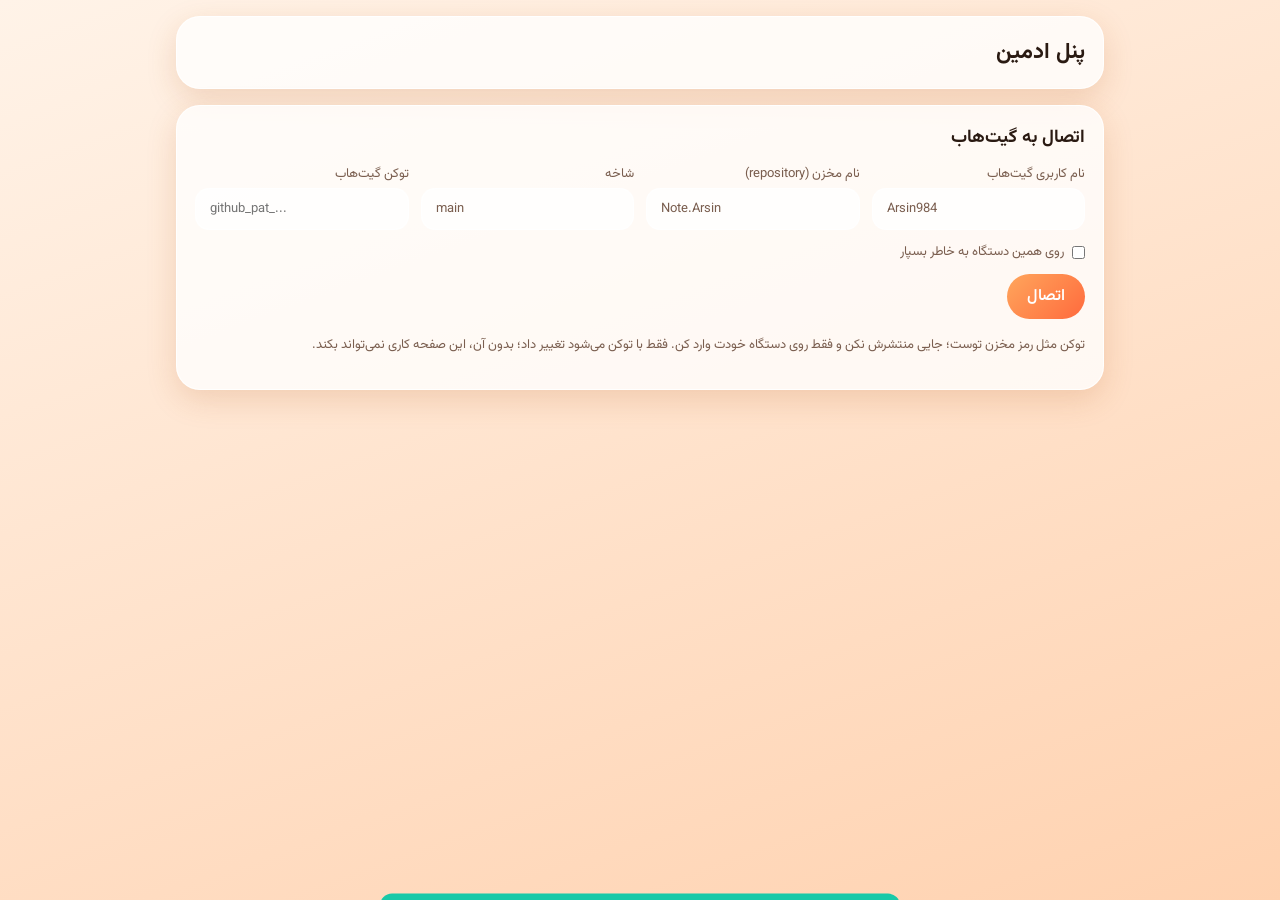
<file: admin.html>
<!DOCTYPE html>
<html lang="fa" dir="rtl">
<head>
<meta charset="utf-8">
<meta name="viewport" content="width=device-width, initial-scale=1, viewport-fit=cover">
<meta name="robots" content="noindex,nofollow">
<title>پنل ادمین</title>
<link href="https://fonts.googleapis.com/css2?family=Vazirmatn:wght@400;600;800&display=swap" rel="stylesheet">
<style>
:root{--bg1:#fff3e8;--bg2:#ffd2b0;--ink:#2a1a12;--mut:#7a5e4f;--card:rgba(255,255,255,.78);--bd:rgba(255,255,255,.9);--or1:#ffa65c;--or2:#ff6a3d;--mint:#19c9a8;--red:#e5484d;--sh:0 10px 30px rgba(180,90,30,.18)}
@media (prefers-color-scheme:dark){:root{--bg1:#1a110d;--bg2:#2b1810;--ink:#fff1e6;--mut:#c9a995;--card:rgba(70,44,32,.75);--bd:rgba(255,200,160,.18);--sh:0 10px 30px rgba(0,0,0,.45)}}
*{box-sizing:border-box}
body{margin:0;min-height:100vh;color:var(--ink);font-family:"Vazirmatn",system-ui,sans-serif;background:linear-gradient(160deg,var(--bg1),var(--bg2));background-attachment:fixed;padding:env(safe-area-inset-top,0) 0 env(safe-area-inset-bottom,0)}
button,input,select,textarea{font:inherit;color:inherit}button{cursor:pointer;border:0}
.wrap{max-width:960px;margin:0 auto;padding:16px}
.card{background:var(--card);border:1px solid var(--bd);border-radius:24px;box-shadow:var(--sh);padding:18px;margin-bottom:16px}
.bar{display:flex;align-items:center;justify-content:space-between;gap:10px;flex-wrap:wrap}
h1{margin:0;font-size:22px}h2{margin:0 0 12px;font-size:18px}
.btn{padding:10px 20px;border-radius:999px;font-weight:600;color:#fff;background:linear-gradient(135deg,var(--or1),var(--or2));transition:transform .2s}.btn:active{transform:scale(.95)}
.btn.g{background:rgba(127,127,127,.18);color:var(--ink)}.btn.r{background:var(--red)}.btn.s{padding:6px 14px;font-size:13px}
.tabs{display:flex;gap:8px;margin-bottom:14px}.tabs button{padding:8px 18px;border-radius:999px;background:rgba(127,127,127,.15)}.tabs .on{color:#fff;background:linear-gradient(135deg,var(--or1),var(--or2))}
form{display:grid;grid-template-columns:repeat(auto-fit,minmax(210px,1fr));gap:12px}
label{font-size:13px;color:var(--mut);display:block}
input,select,textarea{width:100%;margin-top:4px;padding:10px 14px;border-radius:14px;border:1.5px solid var(--bd);background:var(--card);outline:0}
textarea{min-height:90px;resize:vertical}
input:focus,select:focus,textarea:focus{border-color:var(--or2)}
.full{grid-column:1/-1}.row{display:flex;gap:8px;flex-wrap:wrap;align-items:center}
.tw{overflow-x:auto}table{width:100%;border-collapse:collapse;font-size:14px}th,td{padding:10px 8px;text-align:start;border-bottom:1px solid var(--bd);white-space:nowrap}th{color:var(--mut);font-weight:600}
.tag{padding:2px 10px;border-radius:999px;font-size:12px;background:rgba(25,201,168,.18);color:var(--mint)}.tag.off{background:rgba(127,127,127,.2);color:var(--mut)}
.th{width:44px;height:44px;border-radius:10px;object-fit:cover;vertical-align:middle}
.help{font-size:13px;color:var(--mut);line-height:2}
.msg{position:fixed;inset-inline:16px;bottom:calc(env(safe-area-inset-bottom,0px) + 16px);max-width:520px;margin-inline:auto;padding:12px 18px;border-radius:18px;background:var(--mint);color:#fff;font-weight:600;text-align:center;transform:translateY(140%);transition:transform .4s;z-index:9}
.msg.show{transform:none}.msg.bad{background:var(--red)}
[hidden]{display:none!important}
</style>
</head>
<body>
<div class="wrap">
  <div class="card bar"><h1>پنل ادمین</h1><span class="help" id="who"></span></div>

  <div class="card" id="cn">
    <h2>اتصال به گیت‌هاب</h2>
    <form id="cf">
      <label>نام کاربری گیت‌هاب<input id="o" dir="ltr" value="Arsin984"></label>
      <label>نام مخزن (repository)<input id="r" dir="ltr" value="Note.Arsin"></label>
      <label>شاخه<input id="b" dir="ltr" value="main"></label>
      <label>توکن گیت‌هاب<input id="t" dir="ltr" type="password" autocomplete="off" placeholder="github_pat_..."></label>
      <label class="row full"><input id="rm" type="checkbox" style="width:auto;margin:0"> روی همین دستگاه به خاطر بسپار</label>
      <div class="full"><button class="btn" type="submit">اتصال</button></div>
    </form>
    <p class="help">توکن مثل رمز مخزن توست؛ جایی منتشرش نکن و فقط روی دستگاه خودت وارد کن. فقط با توکن می‌شود تغییر داد؛ بدون آن، این صفحه کاری نمی‌تواند بکند.</p>
  </div>

  <div id="app" hidden>
    <div class="tabs"><button class="on" data-t="p">محصولات</button><button data-t="s">تنظیمات سایت</button></div>

    <div id="tp">
      <div class="card"><h2 id="ft">افزودن نت جدید</h2>
        <form id="f">
          <label>عنوان فارسی<input id="fa" required maxlength="80"></label>
          <label>عنوان انگلیسی<input id="en" dir="ltr" maxlength="80"></label>
          <label>ساز<select id="ins"><option value="piano">پیانو</option><option value="guitar">گیتار</option><option value="drums">درام</option><option value="violin">ویولن</option></select></label>
          <label>سطح<select id="lv"><option value="0">مبتدی</option><option value="1">متوسط</option><option value="2">پیشرفته</option></select></label>
          <label>قیمت (تومان)<input id="pr" type="number" min="0" step="1000" required></label>
          <label>عکس پیش‌نمایش<input id="im" type="file" accept="image/*"></label>
          <label class="full">لینک ویدیوی آموزشی (یوتیوب، آپارات یا mp4؛ باید با https شروع شود)<input id="vd" dir="ltr" placeholder="https://www.aparat.com/v/..."></label>
          <label class="full">توضیح فارسی<textarea id="df"></textarea></label>
          <label class="full">توضیح انگلیسی<textarea id="de" dir="ltr"></textarea></label>
          <label class="row"><input id="pub" type="checkbox" checked style="width:auto;margin:0"> منتشر شود</label>
          <div class="full row"><button class="btn" type="submit">ذخیره و انتشار</button><button class="btn g" type="button" id="cl">انصراف</button></div>
        </form>
        <p class="help">با هر ذخیره، تغییرات مستقیم داخل مخزن گیت‌هاب ثبت می‌شود و بعد از ۱ تا ۳ دقیقه روی سایت دیده می‌شود. همهٔ فایل‌های این مخزن عمومی‌اند؛ چیزی که نباید دیده شود اینجا نگذار.</p>
      </div>
      <div class="card tw"><h2>فهرست محصولات</h2><table><thead><tr><th></th><th>عنوان</th><th>ساز</th><th>سطح</th><th>قیمت</th><th>وضعیت</th><th></th></tr></thead><tbody id="tb"></tbody></table></div>
    </div>

    <div id="ts" hidden><div class="card"><h2>تنظیمات سایت</h2>
      <form id="sf">
        <label>نام سایت<input id="sn" maxlength="40"></label>
        <label>لوگو (عکس)<input id="lg" type="file" accept="image/*"></label>
        <label class="full">عنوان صفحهٔ اول (فارسی)<input id="h1f" maxlength="120"></label>
        <label class="full">توضیح صفحهٔ اول (فارسی)<textarea id="h2f"></textarea></label>
        <label class="full">عنوان صفحهٔ اول (انگلیسی)<input id="h1e" dir="ltr" maxlength="120"></label>
        <label class="full">توضیح صفحهٔ اول (انگلیسی)<textarea id="h2e" dir="ltr"></textarea></label>
        <label>اینستاگرام (نام کاربری)<input id="ig" dir="ltr"></label>
        <label>تلگرام (نام کاربری)<input id="tg" dir="ltr"></label>
        <label>ایمیل<input id="em" dir="ltr" type="email"></label>
        <label>تلفن<input id="ph" dir="ltr"></label>
        <div class="full"><button class="btn" type="submit">ذخیره و انتشار</button></div>
      </form></div></div>
  </div>
</div>
<div id="st" class="msg"></div>

<script>
var $=function(s){return document.querySelector(s)},nf=new Intl.NumberFormat("fa-IR");
var INS={piano:"پیانو",guitar:"گیتار",drums:"درام",violin:"ویولن"},LVN=["مبتدی","متوسط","پیشرفته"];
var C={o:"",r:"",b:"main",t:""},P=[],S={},EID=null;
function he(s){return String(s).replace(/[&<>"']/g,function(c){return "&#"+c.charCodeAt(0)+";"})}
function msg(t,bad){var e=$("#st");e.textContent=t;e.className="msg show"+(bad?" bad":"");clearTimeout(msg.h);msg.h=setTimeout(function(){e.className="msg"},bad?7000:4000)}
function busy(x){$("#app").style.opacity=x?.5:1;$("#app").style.pointerEvents=x?"none":""}
function api(m,path,body){return fetch("https://api.github.com/repos/"+encodeURIComponent(C.o)+"/"+encodeURIComponent(C.r)+path,{method:m,headers:{Authorization:"Bearer "+C.t,Accept:"application/vnd.github+json"},body:body?JSON.stringify(body):undefined}).then(function(r){return r.json().then(function(j){if(!r.ok)throw new Error(j.message||("خطا "+r.status));return j})})}
function b64(s){var b=new TextEncoder().encode(s),o="";for(var i=0;i<b.length;i+=8192)o+=String.fromCharCode.apply(null,b.subarray(i,i+8192));return btoa(o)}
function getJson(path,def){return api("GET","/contents/"+path+"?ref="+encodeURIComponent(C.b)+"&t="+Date.now()).then(function(j){var bin=atob(j.content.replace(/\n/g,"")),u=new Uint8Array(bin.length);for(var i=0;i<bin.length;i++)u[i]=bin.charCodeAt(i);return{sha:j.sha,data:JSON.parse(new TextDecoder().decode(u))}}).catch(function(e){if(/not found/i.test(e.message))return{sha:null,data:def};throw e})}
function putFile(path,content,sha,m){var o={message:m,content:content,branch:C.b};if(sha)o.sha=sha;return api("PUT","/contents/"+path,o)}
function saveJson(path,obj,m){return getJson(path,null).then(function(c){return putFile(path,b64(JSON.stringify(obj,null,1)),c.sha,m)})}
function img2b64(file,max,mime){return new Promise(function(res,rej){var fr=new FileReader();fr.onload=function(){var im=new Image();im.onload=function(){var s=Math.min(1,max/Math.max(im.width,im.height)),c=document.createElement("canvas");c.width=Math.round(im.width*s);c.height=Math.round(im.height*s);c.getContext("2d").drawImage(im,0,0,c.width,c.height);res(c.toDataURL(mime,.82).split(",")[1])};im.onerror=function(){rej(new Error("عکس خوانده نشد."))};im.src=fr.result};fr.onerror=rej;fr.readAsDataURL(file)})}
function upImg(file,max,mime,name){return img2b64(file,max,mime).then(function(b){var p="uploads/"+name+"-"+Date.now()+(mime=="image/png"?".png":".jpg");return putFile(p,b,null,"upload "+name).then(function(){return p})})}
function draw(){
  $("#tb").innerHTML=P.map(function(p){return '<tr><td>'+(p.img?'<img class="th" src="../'+he(p.img)+'" alt="">':'')+'</td><td>'+he(p.fa)+'</td><td>'+INS[p.inst]+'</td><td>'+LVN[p.lv]+'</td><td>'+nf.format(p.pr)+'</td><td><span class="tag '+(p.pub?"":"off")+'">'+(p.pub?"منتشر":"پیش‌نویس")+'</span></td><td class="row"><button class="btn g s" data-e="'+p.id+'">ویرایش</button><button class="btn g s" data-v="'+p.id+'">'+(p.pub?"مخفی":"انتشار")+'</button><button class="btn r s" data-d="'+p.id+'">حذف</button></td></tr>'}).join("")||'<tr><td colspan="7">هنوز محصولی نیست.</td></tr>'}
function reset(){EID=null;$("#f").reset();$("#ft").textContent="افزودن نت جدید"}
function savePs(m,ok){busy(1);return saveJson("data/products.json",P,m).then(function(){msg(ok||"ذخیره شد. تا چند دقیقهٔ دیگر روی سایت دیده می‌شود.");draw()}).catch(function(e){msg("خطا: "+e.message,1)}).then(function(){busy(0)})}
function fill(){var s=S;$("#sn").value=s.name||"";$("#h1f").value=s.h1f||"";$("#h2f").value=s.h2f||"";$("#h1e").value=s.h1e||"";$("#h2e").value=s.h2e||"";$("#ig").value=s.ig||"";$("#tg").value=s.tg||"";$("#em").value=s.em||"";$("#ph").value=s.ph||""}
function connect(c,quiet){C=c;if(!C.o||!C.r||!C.t)return msg("همهٔ فیلدها را پر کن.",1);
  api("GET","").then(function(){return Promise.all([getJson("data/products.json",[]),getJson("data/settings.json",{})])}).then(function(r){
    P=Array.isArray(r[0].data)?r[0].data:[];S=r[1].data||{};fill();draw();$("#cn").hidden=true;$("#app").hidden=false;$("#who").textContent=C.o+" / "+C.r;
    try{sessionStorage.setItem("gh",JSON.stringify(C));if($("#rm").checked)localStorage.setItem("gh",JSON.stringify(C))}catch(e){}
    if(!quiet)msg("وصل شدی.")}).catch(function(e){msg("اتصال نشد: "+e.message,1)})}
$("#cf").addEventListener("submit",function(e){e.preventDefault();connect({o:$("#o").value.trim(),r:$("#r").value.trim(),b:$("#b").value.trim()||"main",t:$("#t").value.trim()})});
$("#f").addEventListener("submit",function(e){e.preventDefault();var f=$("#im").files[0],vd=$("#vd").value.trim();
  if(vd&&!/^https:\/\//i.test(vd))return msg("لینک ویدیو باید با https شروع شود.",1);
  var old=EID?P.filter(function(x){return x.id==EID})[0]:null,o={inst:$("#ins").value,fa:$("#fa").value.trim(),en:$("#en").value.trim(),lv:+$("#lv").value,pr:Math.max(0,+$("#pr").value||0),vd:vd,df:$("#df").value.trim(),de:$("#de").value.trim(),pub:$("#pub").checked?1:0,img:old?old.img:""};
  busy(1);
  (f?upImg(f,900,"image/jpeg","img"):Promise.resolve(null)).then(function(p){if(p)o.img=p;
    if(old){for(var k in o)old[k]=o[k]}else{o.id=Date.now();P.push(o)}
    return saveJson("data/products.json",P,"update products")}).then(function(){msg("ذخیره شد. تا چند دقیقهٔ دیگر روی سایت دیده می‌شود.");reset();draw()}).catch(function(e){msg("خطا: "+e.message,1)}).then(function(){busy(0)})});
$("#cl").onclick=reset;
$("#sf").addEventListener("submit",function(e){e.preventDefault();var f=$("#lg").files[0];busy(1);
  (f?upImg(f,256,"image/png","logo"):Promise.resolve(null)).then(function(p){
    S={name:$("#sn").value.trim(),logo:p||S.logo||"",h1f:$("#h1f").value.trim(),h2f:$("#h2f").value.trim(),h1e:$("#h1e").value.trim(),h2e:$("#h2e").value.trim(),ig:$("#ig").value.trim(),tg:$("#tg").value.trim(),em:$("#em").value.trim(),ph:$("#ph").value.trim()};
    return saveJson("data/settings.json",S,"update settings")}).then(function(){msg("تنظیمات ذخیره شد. تا چند دقیقهٔ دیگر روی سایت دیده می‌شود.")}).catch(function(e){msg("خطا: "+e.message,1)}).then(function(){busy(0)})});
document.addEventListener("click",function(e){var b=e.target.closest("[data-e],[data-d],[data-v],[data-t]");if(!b)return;
  if(b.dataset.t){document.querySelectorAll(".tabs button").forEach(function(x){x.classList.toggle("on",x===b)});$("#tp").hidden=b.dataset.t!="p";$("#ts").hidden=b.dataset.t!="s";return}
  var id=b.dataset.e||b.dataset.d||b.dataset.v,p=P.filter(function(x){return x.id==id})[0];if(!p)return;
  if(b.dataset.d){if(confirm("این محصول حذف شود؟")){P=P.filter(function(x){return x.id!=id});savePs("delete product","حذف شد.")}}
  else if(b.dataset.v){p.pub=p.pub?0:1;savePs("toggle product")}
  else{EID=p.id;$("#fa").value=p.fa;$("#en").value=p.en||"";$("#ins").value=p.inst;$("#lv").value=p.lv;$("#pr").value=p.pr;$("#vd").value=p.vd||"";$("#df").value=p.df||"";$("#de").value=p.de||"";$("#pub").checked=!!p.pub;$("#ft").textContent="ویرایش نت";scrollTo({top:0,behavior:"smooth"})}});
(function(){var s=null;try{s=JSON.parse(sessionStorage.getItem("gh")||localStorage.getItem("gh")||"null")}catch(e){}if(s&&s.t)connect(s,1)})();
</script>
</body>
</html>
</file>
